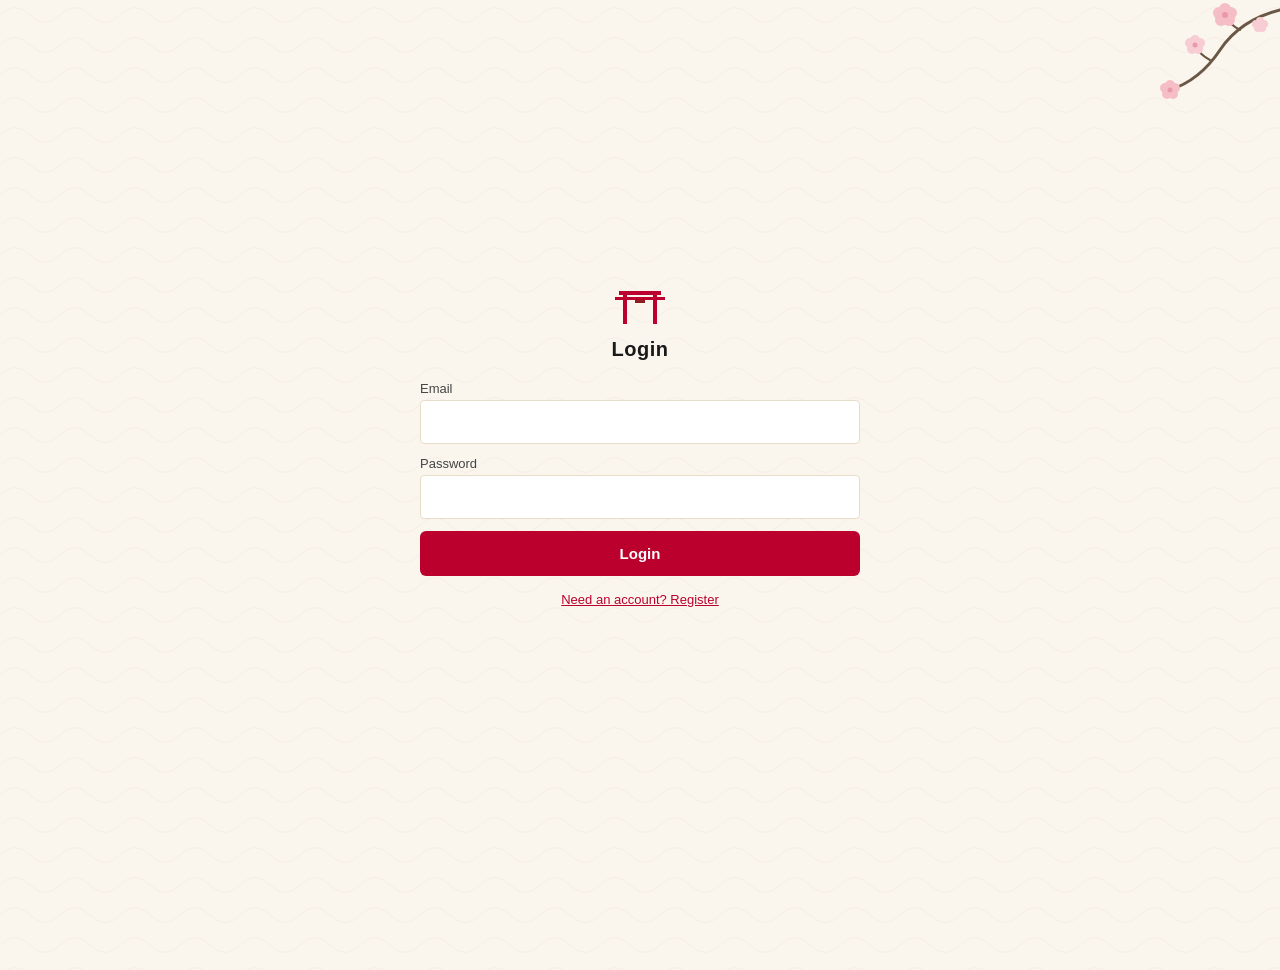
<file: frontend/index.html>
<!DOCTYPE html>
<html lang="en">
<head>
    <meta charset="UTF-8">
    <meta http-equiv="refresh" content="0; url=login.html">
    <title>Smart Campus</title>
</head>
<body>
    <p>Redirecting to <a href="login.html">login</a>...</p>
</body>
</html>
</file>
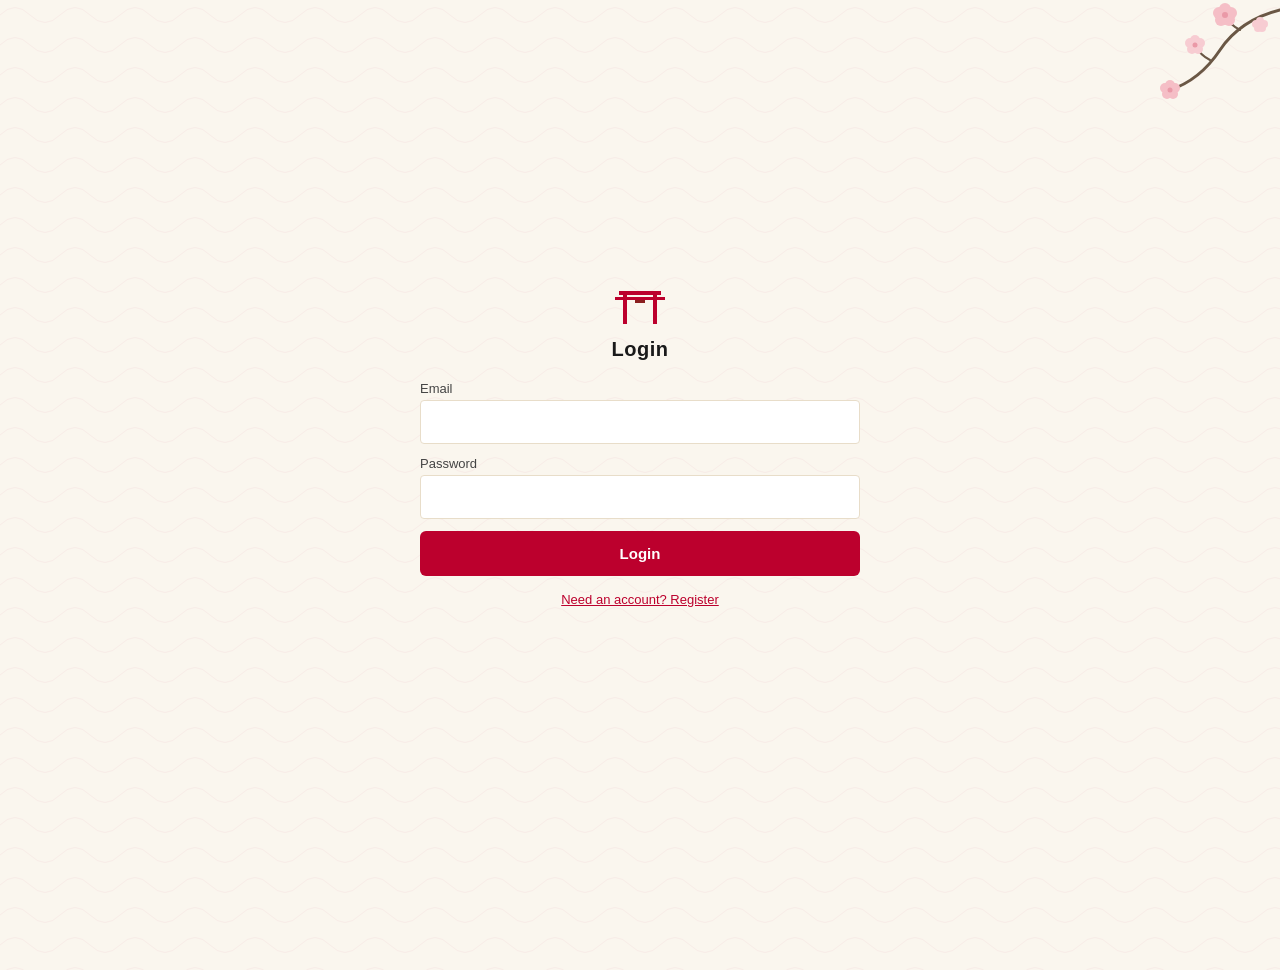
<file: frontend/bookings.html>
<!DOCTYPE html>
<html lang="en">
<head>
    <meta charset="UTF-8">
    <meta name="viewport" content="width=device-width, initial-scale=1.0">
    <title>Smart Campus - My Bookings</title>
    <link rel="stylesheet" href="css/style.css">
</head>
<body>
<svg class="branch-decoration" viewBox="0 0 140 140" xmlns="http://www.w3.org/2000/svg">
    <path d="M140 10 Q100 20 80 50 Q60 80 30 90" stroke="#5a4632" stroke-width="3" fill="none" stroke-linecap="round"/>
    <path d="M100 30 Q90 25 85 15" stroke="#5a4632" stroke-width="2" fill="none" stroke-linecap="round"/>
    <path d="M70 60 Q60 55 55 45" stroke="#5a4632" stroke-width="2" fill="none" stroke-linecap="round"/>

    <g transform="translate(85,15)">
        <circle cx="0" cy="-6" r="6" fill="#f4b8c1"/>
        <circle cx="6" cy="-2" r="6" fill="#f4b8c1"/>
        <circle cx="4" cy="5" r="6" fill="#f4b8c1"/>
        <circle cx="-4" cy="5" r="6" fill="#f4b8c1"/>
        <circle cx="-6" cy="-2" r="6" fill="#f4b8c1"/>
        <circle cx="0" cy="0" r="3" fill="#e8909f"/>
    </g>

    <g transform="translate(55,45)">
        <circle cx="0" cy="-5" r="5" fill="#f7c8cf"/>
        <circle cx="5" cy="-2" r="5" fill="#f7c8cf"/>
        <circle cx="3" cy="4" r="5" fill="#f7c8cf"/>
        <circle cx="-3" cy="4" r="5" fill="#f7c8cf"/>
        <circle cx="-5" cy="-2" r="5" fill="#f7c8cf"/>
        <circle cx="0" cy="0" r="2.5" fill="#e8909f"/>
    </g>

    <g transform="translate(30,90)">
        <circle cx="0" cy="-5" r="5" fill="#f4b8c1"/>
        <circle cx="5" cy="-2" r="5" fill="#f4b8c1"/>
        <circle cx="3" cy="4" r="5" fill="#f4b8c1"/>
        <circle cx="-3" cy="4" r="5" fill="#f4b8c1"/>
        <circle cx="-5" cy="-2" r="5" fill="#f4b8c1"/>
        <circle cx="0" cy="0" r="2.5" fill="#e8909f"/>
    </g>

    <g transform="translate(120,25)">
        <circle cx="0" cy="-4" r="4" fill="#f7c8cf"/>
        <circle cx="4" cy="-1" r="4" fill="#f7c8cf"/>
        <circle cx="2" cy="3" r="4" fill="#f7c8cf"/>
        <circle cx="-2" cy="3" r="4" fill="#f7c8cf"/>
        <circle cx="-4" cy="-1" r="4" fill="#f7c8cf"/>
    </g>
</svg>

    <div class="container">

        <div class="page-title">My Bookings</div>

        <div class="error-message" id="error-box" style="display: none;"></div>

        <div id="booking-list"></div>

    </div>

    <div class="bottom-nav">
        <a href="bookings.html" class="active">Bookings</a>
        <a href="home.html">Home</a>
        <a href="profile.html">Profile</a>
    </div>

    <script src="js/api.js"></script>
    <script src="js/petals.js"></script>
    <script src="js/bookings.js"></script>
</body>
</html>
</file>
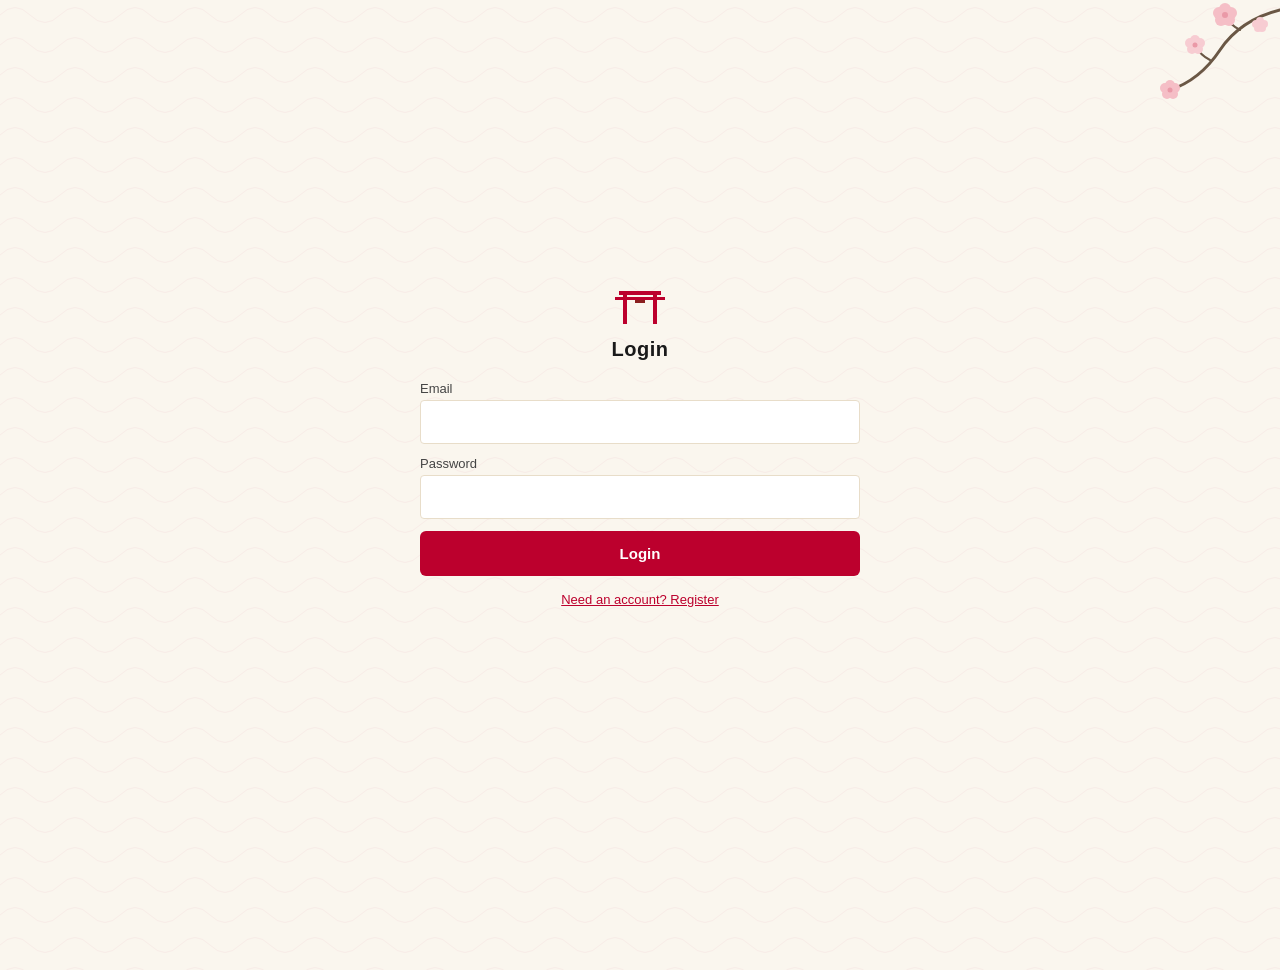
<file: frontend/home.html>
<!DOCTYPE html>
<html lang="en">
<head>
    <meta charset="UTF-8">
    <meta name="viewport" content="width=device-width, initial-scale=1.0">
    <title>Smart Campus - Home</title>
    <link rel="stylesheet" href="css/style.css">
</head>
<body>
<svg class="branch-decoration" viewBox="0 0 140 140" xmlns="http://www.w3.org/2000/svg">
    <path d="M140 10 Q100 20 80 50 Q60 80 30 90" stroke="#5a4632" stroke-width="3" fill="none" stroke-linecap="round"/>
    <path d="M100 30 Q90 25 85 15" stroke="#5a4632" stroke-width="2" fill="none" stroke-linecap="round"/>
    <path d="M70 60 Q60 55 55 45" stroke="#5a4632" stroke-width="2" fill="none" stroke-linecap="round"/>

    <g transform="translate(85,15)">
        <circle cx="0" cy="-6" r="6" fill="#f4b8c1"/>
        <circle cx="6" cy="-2" r="6" fill="#f4b8c1"/>
        <circle cx="4" cy="5" r="6" fill="#f4b8c1"/>
        <circle cx="-4" cy="5" r="6" fill="#f4b8c1"/>
        <circle cx="-6" cy="-2" r="6" fill="#f4b8c1"/>
        <circle cx="0" cy="0" r="3" fill="#e8909f"/>
    </g>

    <g transform="translate(55,45)">
        <circle cx="0" cy="-5" r="5" fill="#f7c8cf"/>
        <circle cx="5" cy="-2" r="5" fill="#f7c8cf"/>
        <circle cx="3" cy="4" r="5" fill="#f7c8cf"/>
        <circle cx="-3" cy="4" r="5" fill="#f7c8cf"/>
        <circle cx="-5" cy="-2" r="5" fill="#f7c8cf"/>
        <circle cx="0" cy="0" r="2.5" fill="#e8909f"/>
    </g>

    <g transform="translate(30,90)">
        <circle cx="0" cy="-5" r="5" fill="#f4b8c1"/>
        <circle cx="5" cy="-2" r="5" fill="#f4b8c1"/>
        <circle cx="3" cy="4" r="5" fill="#f4b8c1"/>
        <circle cx="-3" cy="4" r="5" fill="#f4b8c1"/>
        <circle cx="-5" cy="-2" r="5" fill="#f4b8c1"/>
        <circle cx="0" cy="0" r="2.5" fill="#e8909f"/>
    </g>

    <g transform="translate(120,25)">
        <circle cx="0" cy="-4" r="4" fill="#f7c8cf"/>
        <circle cx="4" cy="-1" r="4" fill="#f7c8cf"/>
        <circle cx="2" cy="3" r="4" fill="#f7c8cf"/>
        <circle cx="-2" cy="3" r="4" fill="#f7c8cf"/>
        <circle cx="-4" cy="-1" r="4" fill="#f7c8cf"/>
    </g>
</svg>

    <div class="container">

        <div class="page-title">Resources</div>

        <input type="text" class="search-bar" id="search-input" placeholder="Search by name, type, or department">

        <div class="error-message" id="error-box" style="display: none;"></div>

        <div id="resource-list"></div>

    </div>

    <div class="bottom-nav">
        <a href="bookings.html">Bookings</a>
        <a href="home.html" class="active">Home</a>
        <a href="profile.html">Profile</a>
    </div>

    <script src="js/api.js"></script>
    <script src="js/petals.js"></script>
    <script src="js/home.js"></script>
</body>
</html>
</file>
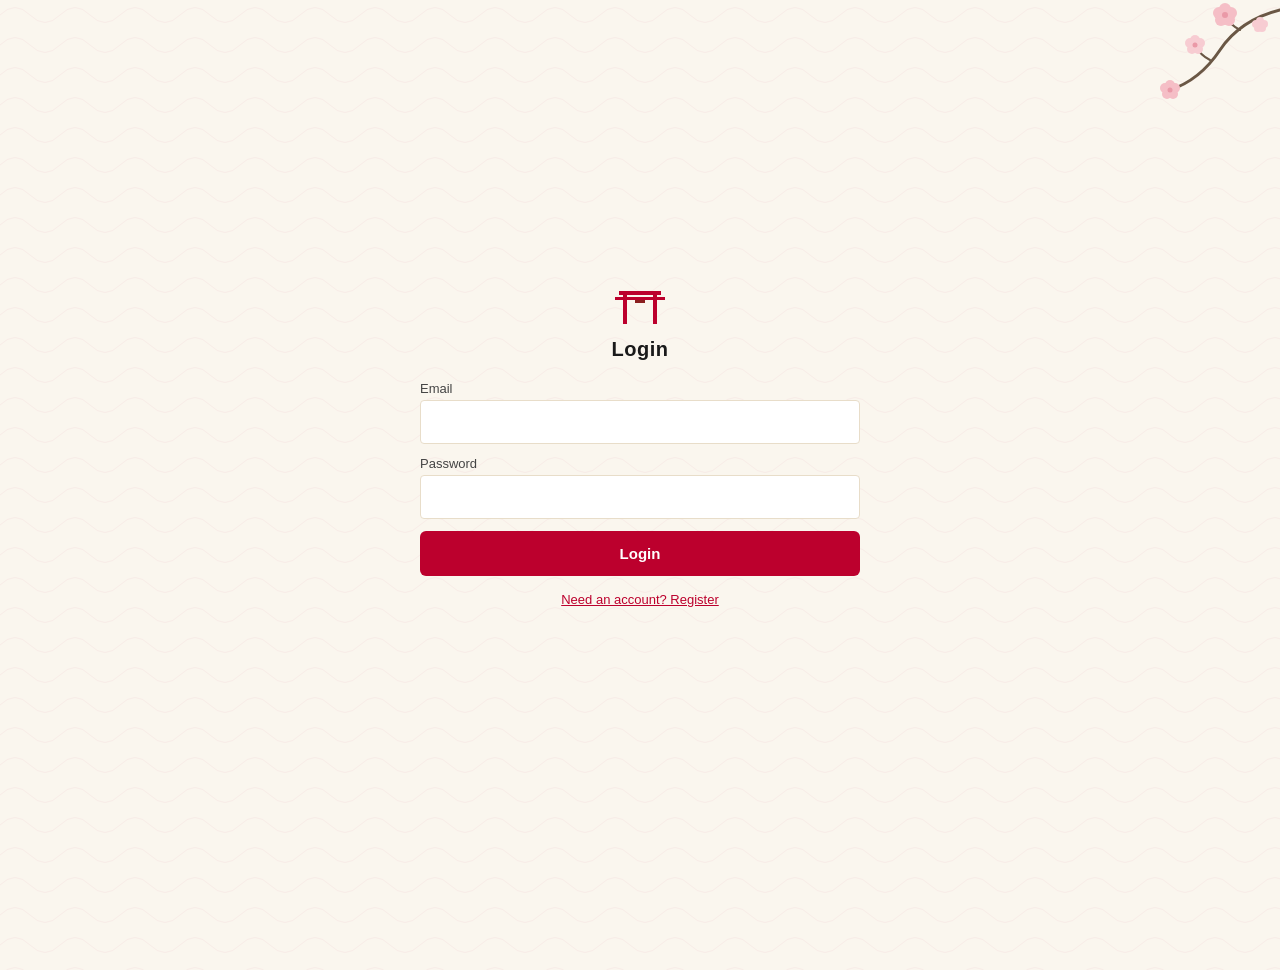
<file: frontend/login.html>
<!DOCTYPE html>
<html lang="en">
<head>
    <meta charset="UTF-8">
    <meta name="viewport" content="width=device-width, initial-scale=1.0">
    <title>Smart Campus - Login</title>
    <link rel="stylesheet" href="css/style.css">
</head>
<body>
<svg class="branch-decoration" viewBox="0 0 140 140" xmlns="http://www.w3.org/2000/svg">
    <path d="M140 10 Q100 20 80 50 Q60 80 30 90" stroke="#5a4632" stroke-width="3" fill="none" stroke-linecap="round"/>
    <path d="M100 30 Q90 25 85 15" stroke="#5a4632" stroke-width="2" fill="none" stroke-linecap="round"/>
    <path d="M70 60 Q60 55 55 45" stroke="#5a4632" stroke-width="2" fill="none" stroke-linecap="round"/>

    <g transform="translate(85,15)">
        <circle cx="0" cy="-6" r="6" fill="#f4b8c1"/>
        <circle cx="6" cy="-2" r="6" fill="#f4b8c1"/>
        <circle cx="4" cy="5" r="6" fill="#f4b8c1"/>
        <circle cx="-4" cy="5" r="6" fill="#f4b8c1"/>
        <circle cx="-6" cy="-2" r="6" fill="#f4b8c1"/>
        <circle cx="0" cy="0" r="3" fill="#e8909f"/>
    </g>

    <g transform="translate(55,45)">
        <circle cx="0" cy="-5" r="5" fill="#f7c8cf"/>
        <circle cx="5" cy="-2" r="5" fill="#f7c8cf"/>
        <circle cx="3" cy="4" r="5" fill="#f7c8cf"/>
        <circle cx="-3" cy="4" r="5" fill="#f7c8cf"/>
        <circle cx="-5" cy="-2" r="5" fill="#f7c8cf"/>
        <circle cx="0" cy="0" r="2.5" fill="#e8909f"/>
    </g>

    <g transform="translate(30,90)">
        <circle cx="0" cy="-5" r="5" fill="#f4b8c1"/>
        <circle cx="5" cy="-2" r="5" fill="#f4b8c1"/>
        <circle cx="3" cy="4" r="5" fill="#f4b8c1"/>
        <circle cx="-3" cy="4" r="5" fill="#f4b8c1"/>
        <circle cx="-5" cy="-2" r="5" fill="#f4b8c1"/>
        <circle cx="0" cy="0" r="2.5" fill="#e8909f"/>
    </g>

    <g transform="translate(120,25)">
        <circle cx="0" cy="-4" r="4" fill="#f7c8cf"/>
        <circle cx="4" cy="-1" r="4" fill="#f7c8cf"/>
        <circle cx="2" cy="3" r="4" fill="#f7c8cf"/>
        <circle cx="-2" cy="3" r="4" fill="#f7c8cf"/>
        <circle cx="-4" cy="-1" r="4" fill="#f7c8cf"/>
    </g>
</svg>

<div class="container center-page">

    <div style="text-align: center; margin-bottom: 8px;">
        <svg width="50" height="45" viewBox="0 0 50 45" xmlns="http://www.w3.org/2000/svg">
            <rect x="4" y="10" width="42" height="4" fill="#bc002d"/>
            <rect x="0" y="16" width="50" height="3" fill="#bc002d"/>
            <rect x="8" y="13" width="4" height="30" fill="#bc002d"/>
            <rect x="38" y="13" width="4" height="30" fill="#bc002d"/>
            <rect x="20" y="19" width="10" height="3" fill="#8a1f1f"/>
        </svg>
    </div>

    <div class="page-title" id="form-title" style="text-align: center;">Login</div>

    <div class="error-message" id="error-box" style="display: none;"></div>

    <form id="login-form">
        <label for="login-email">Email</label>
        <input type="email" id="login-email" required>

        <label for="login-password">Password</label>
        <input type="password" id="login-password" required>

        <button type="submit">Login</button>
    </form>

    <form id="register-form" style="display: none;">
        <label for="register-name">Name</label>
        <input type="text" id="register-name" required>

        <label for="register-email">Email</label>
        <input type="email" id="register-email" required>

        <label for="register-password">Password</label>
        <input type="password" id="register-password" required>

        <label for="register-department">Department</label>
        <input type="text" id="register-department">

        <button type="submit">Register</button>
    </form>

    <p style="text-align: center; margin-top: 16px; font-size: 13px;">
        <a href="#" id="toggle-link" style="color: #bc002d;">Need an account? Register</a>
    </p>

</div>

<script src="js/api.js"></script>
<script src="js/petals.js"></script>
<script src="js/login.js"></script>
</body>
</html>
</file>
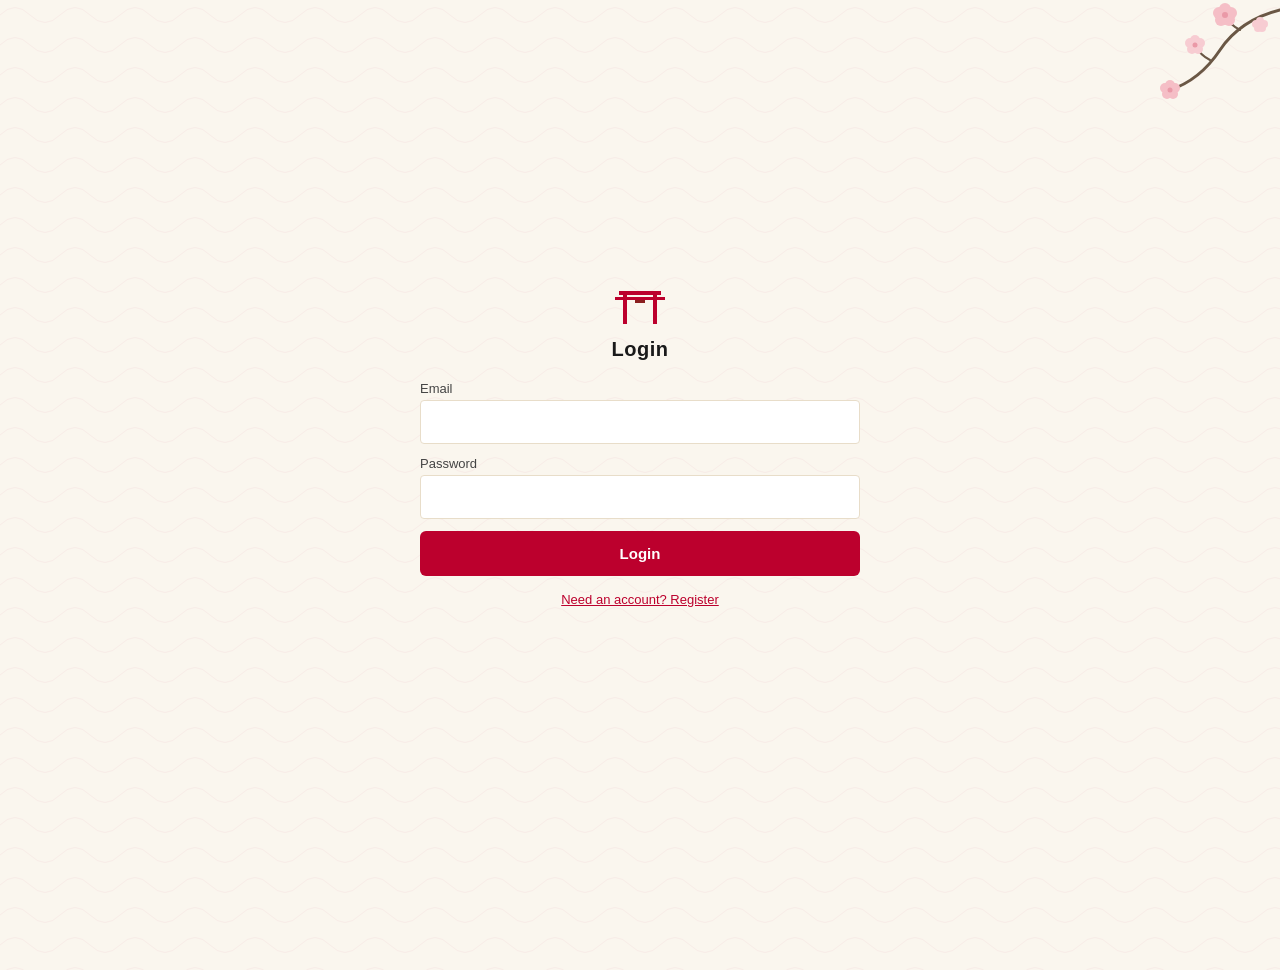
<file: frontend/profile.html>
<!DOCTYPE html>
<html lang="en">
<head>
    <meta charset="UTF-8">
    <meta name="viewport" content="width=device-width, initial-scale=1.0">
    <title>Smart Campus - Profile</title>
    <link rel="stylesheet" href="css/style.css">
</head>
<body>

    <div class="container">

        <div class="page-title">Profile</div>

        <div class="profile-header">
            <div class="profile-avatar" id="profile-avatar">?</div>
            <div class="profile-name" id="profile-name">Loading...</div>
            <div class="profile-email" id="profile-email"></div>
        </div>

        <div class="info-card">
            <div class="info-row">
                <span class="info-label">Department</span>
                <span class="info-value" id="profile-department">-</span>
            </div>
            <div class="info-row">
                <span class="info-label">Role</span>
                <span class="info-value" id="profile-role">-</span>
            </div>
        </div>

        <button id="logout-btn" class="logout-btn">Logout</button>

    </div>

    <div class="bottom-nav">
        <a href="bookings.html">Bookings</a>
        <a href="home.html">Home</a>
        <a href="profile.html" class="active">Profile</a>
    </div>

    <script src="js/api.js"></script>
    <script src="js/profile.js"></script>
</body>
</html>
</file>
<file: frontend/css/style.css>
* {
    box-sizing: border-box;
}

body {
    background-color: #faf6ee;
    font-family: Arial, sans-serif;
    color: #1a1a1a;
    margin: 0;
    padding: 0;
    padding-bottom: 70px;
}

.container {
    width: 100%;
    max-width: 480px;
    margin: 0 auto;
    padding: 20px;
}

.page-title {
    font-size: 20px;
    font-weight: bold;
    margin-bottom: 20px;
    letter-spacing: 0.5px;
}

.search-bar {
    width: 100%;
    padding: 12px;
    margin-bottom: 16px;
    border: 1px solid #e8ddc9;
    border-radius: 6px;
    font-size: 16px;
    background-color: #ffffff;
}

.card {
    background-color: #ffffff;
    border: 1px solid #e8ddc9;
    border-left: 4px solid #bc002d;
    border-radius: 6px;
    padding: 16px;
    margin-bottom: 12px;
}

.card.status-approved {
    border-left-color: #2f6b4f;
}

.card-title {
    font-size: 15px;
    font-weight: bold;
    margin: 0;
}

.card-subtitle {
    font-size: 12px;
    color: #8a8272;
    margin-top: 4px;
}

.status-tag {
    display: inline-block;
    margin-top: 10px;
    font-size: 11px;
    letter-spacing: 0.5px;
    padding: 4px 10px;
    border-radius: 3px;
    background-color: #faeceb;
    color: #bc002d;
}

.status-tag.approved {
    background-color: #eaf3ee;
    color: #2f6b4f;
}

.booking-form {
    margin-top: 12px;
    padding-top: 12px;
    border-top: 1px solid #e8ddc9;
    display: none;
}

.booking-form.open {
    display: block;
}

button {
    width: 100%;
    background-color: #bc002d;
    border: none;
    color: #ffffff;
    padding: 14px;
    border-radius: 6px;
    font-size: 15px;
    font-weight: bold;
    cursor: pointer;
}

button:hover {
    background-color: #9a0025;
}

button.secondary-btn {
    background-color: #8a8272;
}

input, select {
    width: 100%;
    padding: 12px;
    margin-bottom: 12px;
    border: 1px solid #e8ddc9;
    border-radius: 4px;
    font-size: 16px;
}

label {
    font-size: 13px;
    color: #444444;
    display: block;
    margin-bottom: 4px;
}

.error-message {
    color: #bc002d;
    font-size: 13px;
    margin-bottom: 10px;
}

.bottom-nav {
    position: fixed;
    bottom: 0;
    left: 0;
    right: 0;
    background-color: #ffffff;
    border-top: 1px solid #e8ddc9;
    display: flex;
    justify-content: space-around;
    padding: 12px 0;
}

.bottom-nav a {
    color: #8a8272;
    text-decoration: none;
    font-size: 13px;
    font-weight: bold;
}

.bottom-nav a.active {
    color: #bc002d;
}

.petal {
    position: fixed;
    top: -20px;
    width: 12px;
    height: 12px;
    background-color: #f4b8c1;
    border-radius: 0 100% 0 100%;
    pointer-events: none;
    z-index: 0;
    opacity: 0.8;
    animation-name: fall;
    animation-timing-function: linear;
    animation-iteration-count: infinite;
}

@keyframes fall {
    0% {
        transform: translateY(0) translateX(0) rotate(0deg);
    }
    100% {
        transform: translateY(110vh) translateX(40px) rotate(360deg);
    }
}

.container {
    position: relative;
    z-index: 1;
}

.bottom-nav {
    z-index: 2;
}

.center-page {
    min-height: 100vh;
    display: flex;
    flex-direction: column;
    justify-content: center;
}

body {
    background-image: url("data:image/svg+xml,%3Csvg xmlns='http://www.w3.org/2000/svg' width='60' height='30' viewBox='0 0 60 30'%3E%3Cpath d='M0 15 Q15 0 30 15 Q45 30 60 15' stroke='%23bc002d' stroke-width='0.5' fill='none' opacity='0.08'/%3E%3C/svg%3E");
    background-repeat: repeat;
}

.branch-decoration {
    position: fixed;
    top: 0;
    right: 0;
    width: 140px;
    height: auto;
    pointer-events: none;
    z-index: 0;
    opacity: 0.9;
}

.hanko {
    border: 2px solid #bc002d;
    border-radius: 50%;
    padding: 6px 12px;
    font-weight: bold;
    background-color: transparent !important;
    color: #bc002d !important;
    transform: rotate(-8deg);
    display: inline-block;
}

.profile-header {
    text-align: center;
    margin-bottom: 24px;
}

.profile-avatar {
    width: 72px;
    height: 72px;
    border-radius: 50%;
    background-color: #bc002d;
    color: #ffffff;
    font-size: 28px;
    font-weight: bold;
    display: flex;
    align-items: center;
    justify-content: center;
    margin: 0 auto 12px auto;
}

.profile-name {
    font-size: 18px;
    font-weight: bold;
}

.profile-email {
    font-size: 13px;
    color: #8a8272;
    margin-top: 2px;
}

.info-card {
    background-color: #ffffff;
    border: 1px solid #e8ddc9;
    border-radius: 8px;
    padding: 4px 16px;
    margin-bottom: 20px;
}

.info-row {
    display: flex;
    justify-content: space-between;
    padding: 14px 0;
    border-bottom: 1px solid #f0e9dc;
}

.info-row:last-child {
    border-bottom: none;
}

.info-label {
    font-size: 14px;
    color: #8a8272;
}

.info-value {
    font-size: 14px;
    font-weight: bold;
    color: #1a1a1a;
}

.logout-btn {
    background-color: transparent;
    border: 1px solid #bc002d;
    color: #bc002d;
}

.logout-btn:hover {
    background-color: #faeceb;
}
</file>
